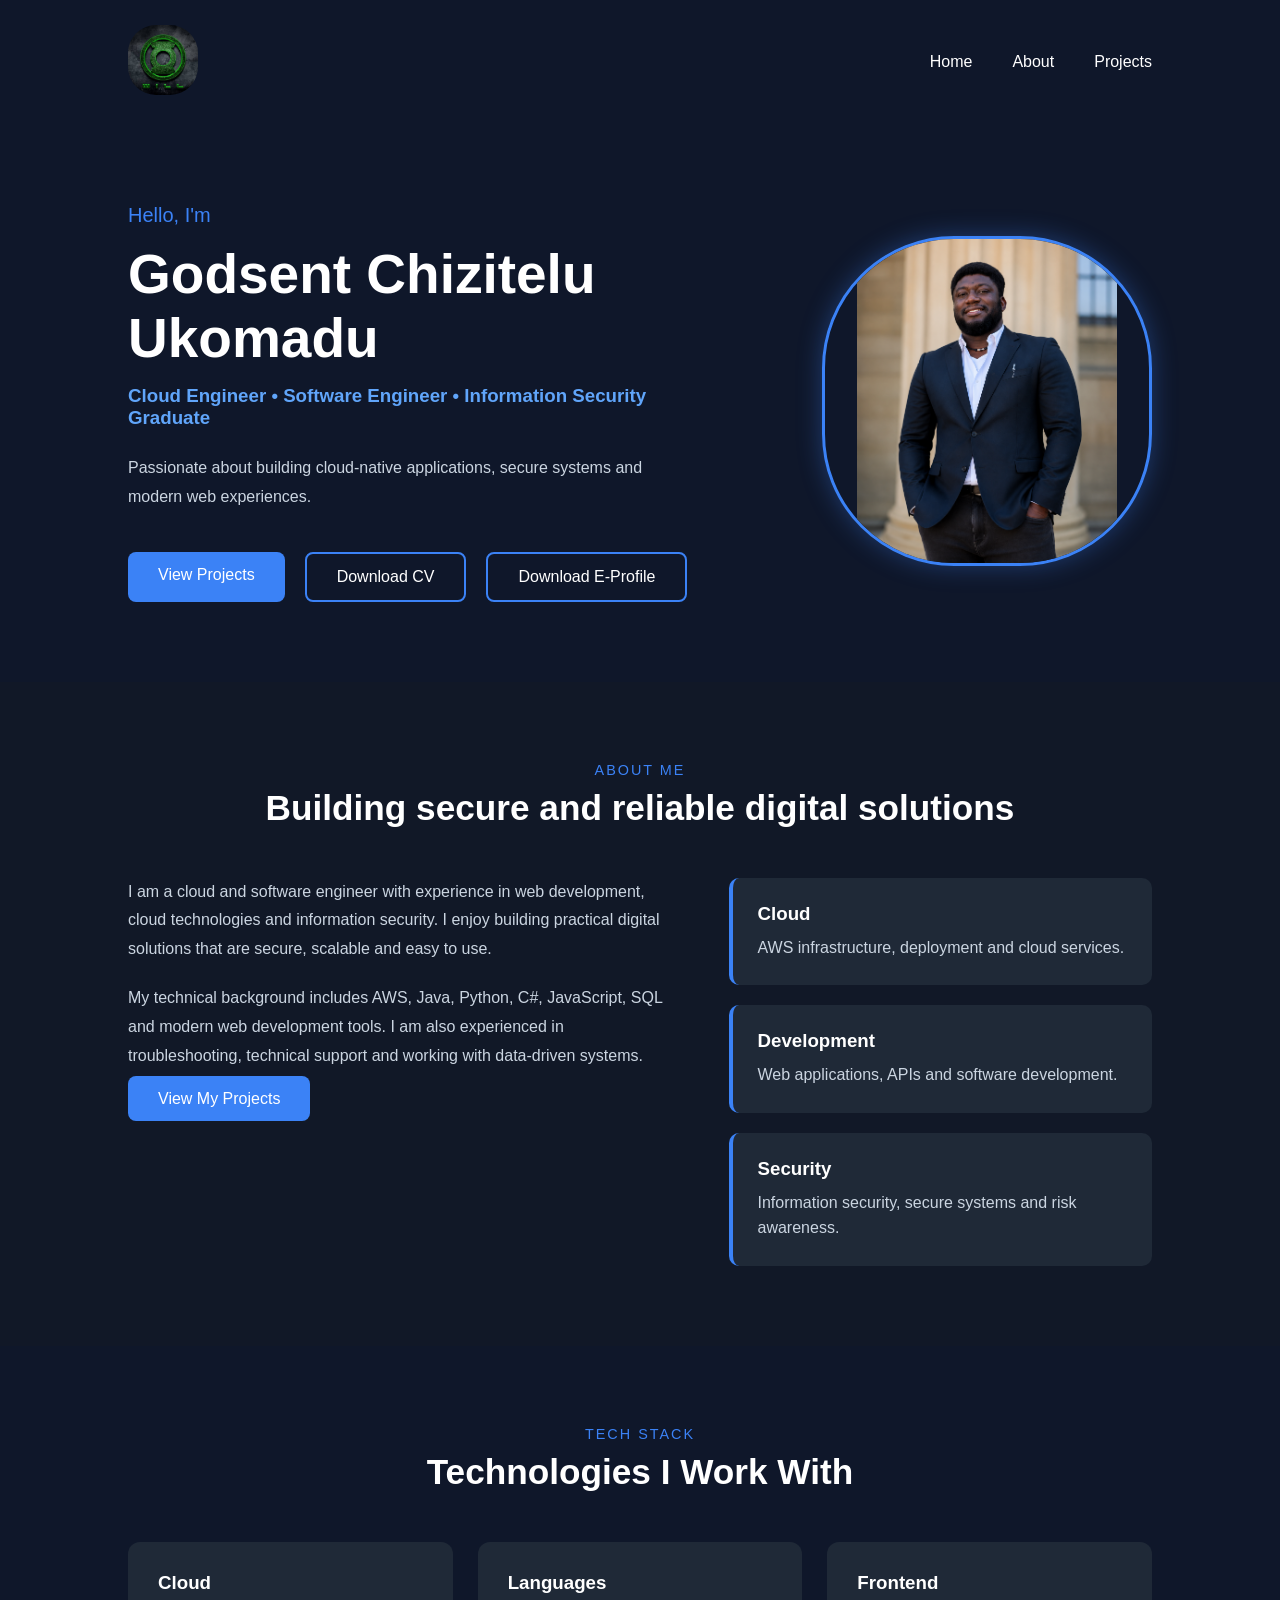
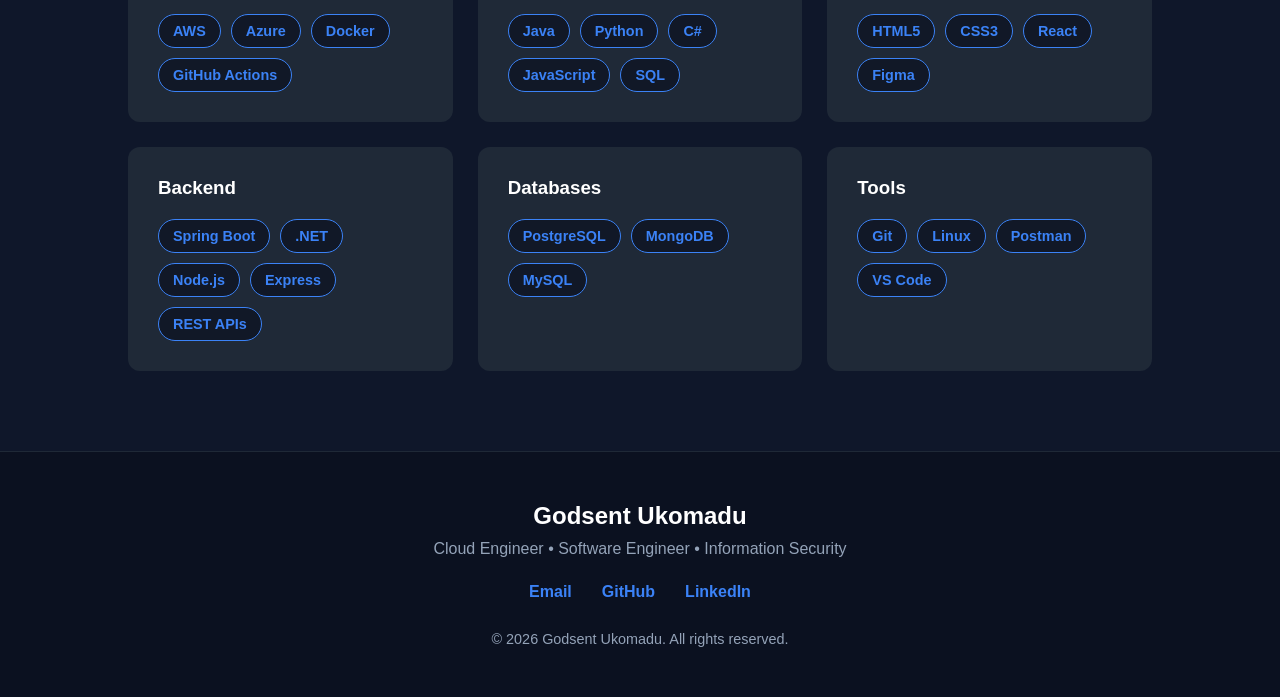
<file: index.html>
<!DOCTYPE html>
<html lang="en">
<head>
    <meta charset="UTF-8">
    <meta name="viewport" content="width=device-width, initial-scale=1.0">
    <title>Godsent Ukomadu | Portfolio</title>

    <link rel="stylesheet" href="css/style.css">
</head>

<body>

    <header>

        <nav class="navbar">

            <div class="log">

            <img src="images/will.jpg"
                 alt="GS" class="profile-image">

            </div>


                <ul class="nav-links">
                    <li><a href="index.html">Home</a></li>
                    <li><a href=about.html>About</a></li>
                    <li><a href="projects.html">Projects</a></li>
                </ul>

        </nav>

    </header>



    <section class="hero">

        <div class="hero-text">

            <p class="intro">
                Hello, I'm
            </p>

            <h1>
                Godsent Chizitelu Ukomadu
            </h1>

            <h3>
                Cloud Engineer • Software Engineer • Information Security Graduate
            </h3>

            <p class="description">

                Passionate about building cloud-native applications,
                secure systems and modern web experiences.

            </p>

            <div class="buttons">

                <a href="projects.html" class="btn-primary">
                    View Projects
                </a>

                <a
                    href="cv/Godsent_Ukomadu--CV.pdf"
                        download
                        class="btn-secondary">

                        Download CV

                </a>

                <a
                    href="images/e-profile.png"
                        download
                        class="btn-secondary">

                        Download E-Profile

                </a>

            </div>

        </div>



       <div class="hero-image">

            <img src="images/Godsent.png"
                 alt="GS" class="profile-image">

        </div>

    </section>

    <section class="about" id="about">
    <div class="container about-container">
        <div class="section-heading">
            <p class="section-label">About Me</p>
            <h2>Building secure and reliable digital solutions</h2>
        </div>

        <div class="about-content">
            <div class="about-text">
                <p>
                    I am a cloud and software engineer with experience in
                    web development, cloud technologies and information security.
                    I enjoy building practical digital solutions that are secure,
                    scalable and easy to use.
                </p>

                <p>
                    My technical background includes AWS, Java, Python, C#,
                    JavaScript, SQL and modern web development tools. I am also
                    experienced in troubleshooting, technical support and working
                    with data-driven systems.
                </p>

                <a href="projects.html" class="btn btn-primary">
                    View My Projects
                </a>
            </div>

            <div class="about-details">
                <div class="detail-card">
                    <h3>Cloud</h3>
                    <p>AWS infrastructure, deployment and cloud services.</p>
                </div>

                <div class="detail-card">
                    <h3>Development</h3>
                    <p>Web applications, APIs and software development.</p>
                </div>

                <div class="detail-card">
                    <h3>Security</h3>
                    <p>Information security, secure systems and risk awareness.</p>
                </div>
            </div>
        </div>
    </div>
</section>

<section class="skills" id="skills">
    <div class="container">

        <div class="section-heading">
            <p class="section-label">Tech Stack</p>
            <h2>Technologies I Work With</h2>
        </div>

        <div class="skills-grid">

            <div class="skill-card">
                <h3>Cloud</h3>
                <div class="tags">
                    <span>AWS</span>
                    <span>Azure</span>
                    <span>Docker</span>
                    <span>GitHub Actions</span>
                </div>
            </div>

            <div class="skill-card">
                <h3>Languages</h3>
                <div class="tags">
                    <span>Java</span>
                    <span>Python</span>
                    <span>C#</span>
                    <span>JavaScript</span>
                    <span>SQL</span>
                </div>
            </div>

            <div class="skill-card">
                <h3>Frontend</h3>
                <div class="tags">
                    <span>HTML5</span>
                    <span>CSS3</span>
                    <span>React</span>
                    <span>Figma</span>
                </div>
            </div>

            <div class="skill-card">
                <h3>Backend</h3>
                <div class="tags">
                    <span>Spring Boot</span>
                    <span>.NET</span>
                    <span>Node.js</span>
                    <span>Express</span>
                    <span>REST APIs</span>
                </div>
            </div>

            <div class="skill-card">
                <h3>Databases</h3>
                <div class="tags">
                    <span>PostgreSQL</span>
                    <span>MongoDB</span>
                    <span>MySQL</span>
                </div>
            </div>

            <div class="skill-card">
                <h3>Tools</h3>
                <div class="tags">
                    <span>Git</span>
                    <span>Linux</span>
                    <span>Postman</span>
                    <span>VS Code</span>
                </div>
            </div>

        </div>
    </div>
</section>

<footer class="footer">
    <div class="container footer-container">

        <h2>Godsent Ukomadu</h2>
        <p>Cloud Engineer • Software Engineer • Information Security</p>

        <div class="footer-links">
            <a href="bobogodsent@gmail.com">Email</a>
            <a href="https://github.com/sent-chizzy" target="_blank">GitHub</a>
            <a href="https://linkedin.com/in/godsentukomadu" target="_blank">LinkedIn</a>
        </div>

        <p class="copyright">
            © 2026 Godsent Ukomadu. All rights reserved.
        </p>

    </div>
</footer>

</body>

</html>
</file>
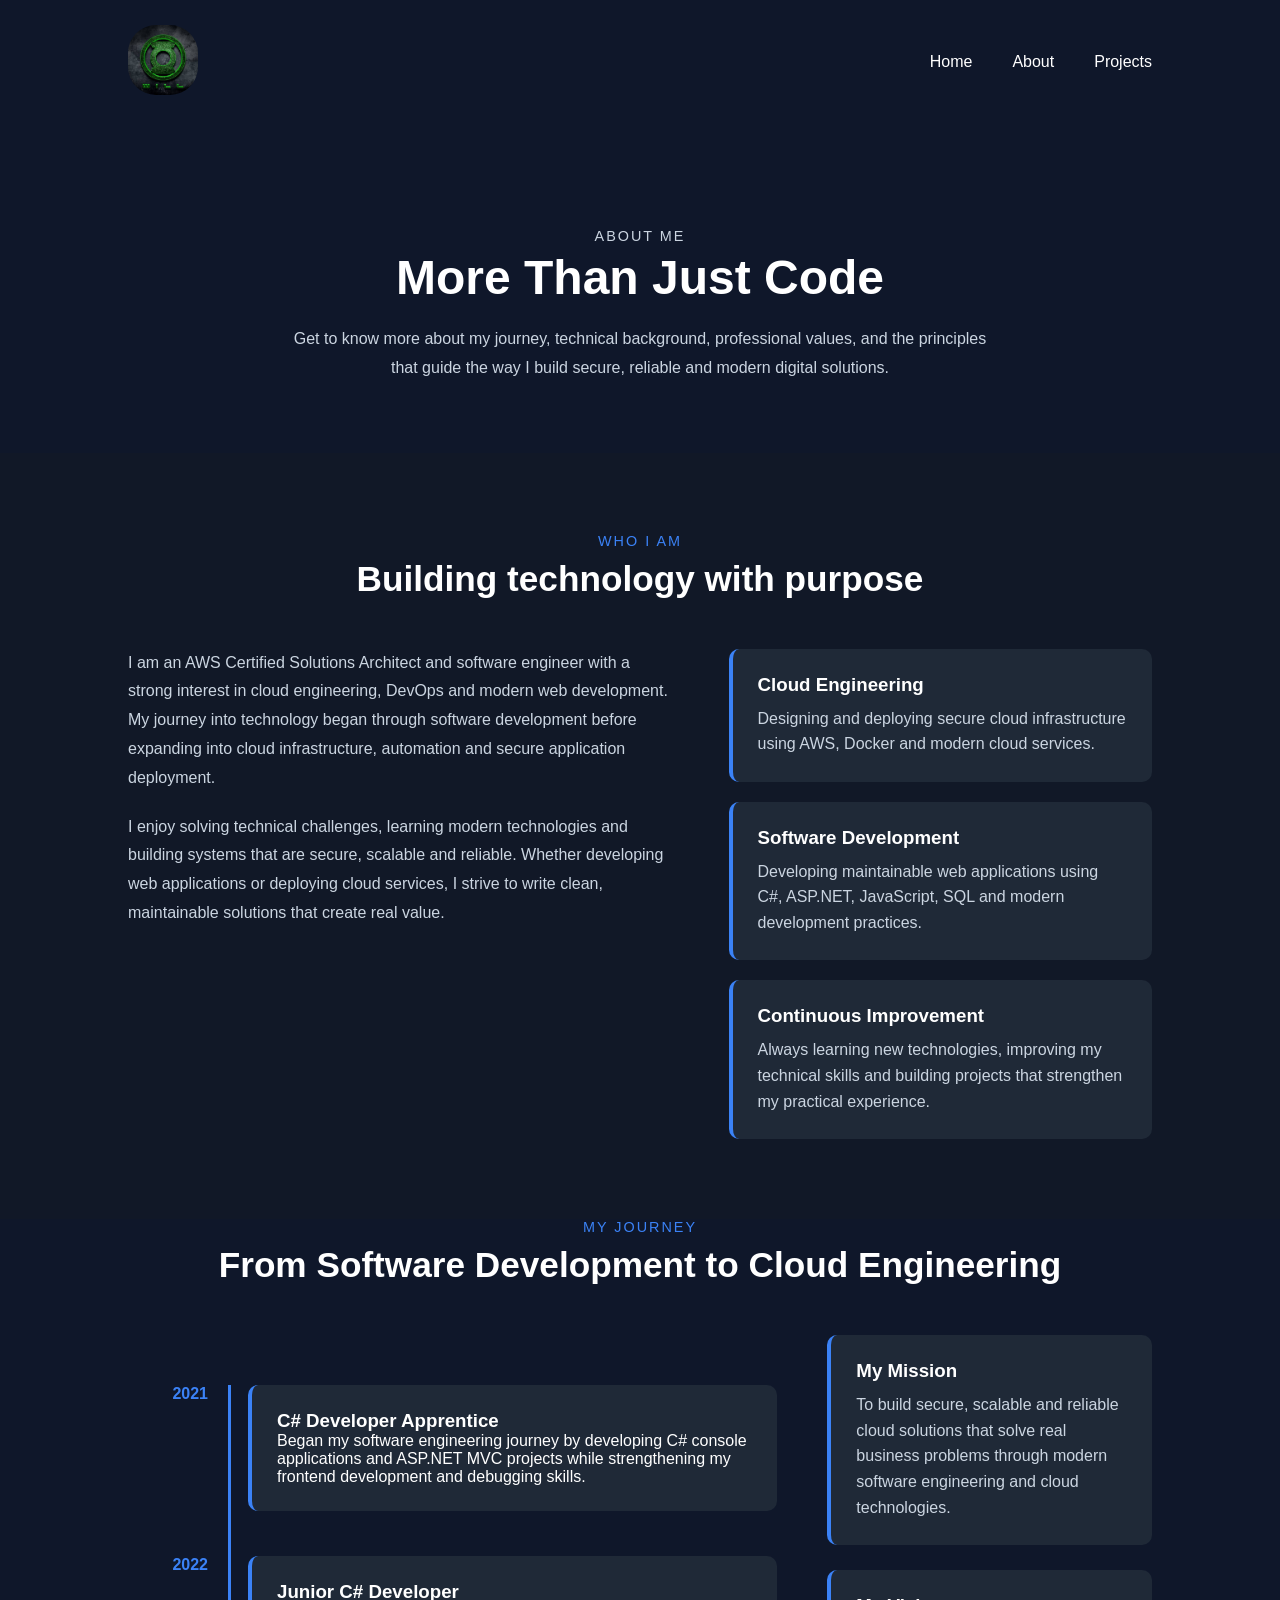
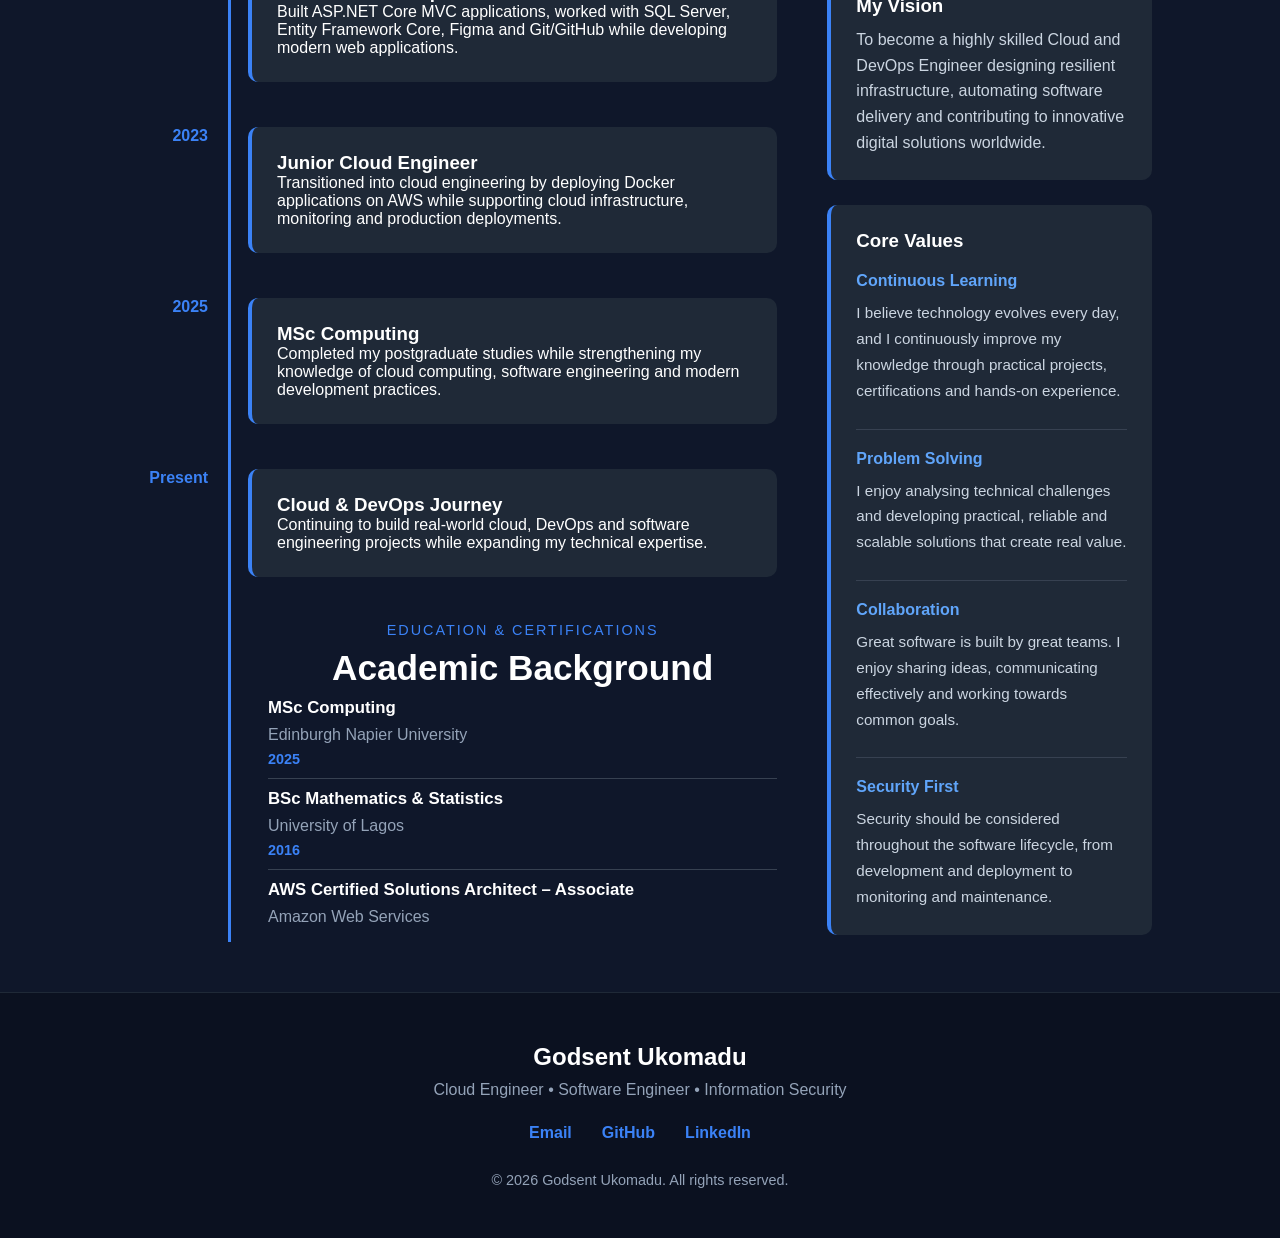
<file: about.html>
<!DOCTYPE html>
<html lang="en">
<head>
    <meta charset="UTF-8">
    <meta name="viewport" content="width=device-width, initial-scale=1.0">
    <title>About | Godsent Ukomadu</title>

    <link rel="stylesheet" href="css/style.css">
</head>

<body>

<header class="navbar">

    <div class="log">

        <img src="images/will.jpg"
             alt="GS">

    </div>

    <nav>

        <ul class="nav-links">

            <li><a href="index.html">Home</a></li>

            <li><a href="about.html" class="active">About</a></li>

            <li><a href="projects.html">Projects</a></li>

        </ul>

    </nav>

</header>


<!-- =========================
        PAGE HERO
========================== -->

<section class="page-hero">

    <div class="container">

        <p class="section-label">
            About Me
        </p>

        <h1>
            More Than Just Code
        </h1>

        <p>

            Get to know more about my journey,
            technical background, professional values,
            and the principles that guide the way I
            build secure, reliable and modern digital
            solutions.

        </p>

    </div>

</section>


<!-- =========================
        WHO I AM
========================== -->

<section class="about">

    <div class="about-container">

        <div class="section-heading">

            <p class="section-label">
                Who I Am
            </p>

            <h2>
                Building technology with purpose
            </h2>

        </div>

        <div class="about-content">

            <div class="about-text">

                <p>

                    I am an AWS Certified Solutions Architect and software engineer
                    with a strong interest in cloud engineering, DevOps and modern
                    web development. My journey into technology began through
                    software development before expanding into cloud infrastructure,
                    automation and secure application deployment.

                </p>

                <p>

                    I enjoy solving technical challenges, learning modern
                    technologies and building systems that are secure, scalable
                    and reliable. Whether developing web applications or deploying
                    cloud services, I strive to write clean, maintainable solutions
                    that create real value.

                </p>

            </div>

            <div class="about-details">

                <div class="detail-card">

                    <h3>
                        Cloud Engineering
                    </h3>

                    <p>

                        Designing and deploying secure cloud infrastructure using AWS,
                        Docker and modern cloud services.

                    </p>

                </div>

                <div class="detail-card">

                    <h3>
                        Software Development
                    </h3>

                    <p>

                        Developing maintainable web applications using C#, ASP.NET,
                        JavaScript, SQL and modern development practices.

                    </p>

                </div>

                <div class="detail-card">

                    <h3>
                        Continuous Improvement
                    </h3>

                    <p>

                        Always learning new technologies, improving my technical
                        skills and building projects that strengthen my practical
                        experience.

                    </p>

                </div>

            </div>

        </div>

    </div>

</section>

<!-- =========================
        MY JOURNEY
========================== -->

<div class="section-heading">

            <p class="section-label">
                        My Journey
            </p>

            <h2>
                        From Software Development to Cloud Engineering
            </h2>

        </div>

<section class="journey-section">

    <div class="about-container">

        <div class="journey-grid">

            <!-- LEFT COLUMN -->

            <div class="journey-column">

    <div class="timeline">

        <div class="timeline-item">

            <div class="timeline-year">
                2021
            </div>

            <div class="timeline-content">

                <h3>C# Developer Apprentice</h3>

                <p>
                    Began my software engineering journey by developing C#
                    console applications and ASP.NET MVC projects while
                    strengthening my frontend development and debugging skills.
                </p>

            </div>

        </div>


        <div class="timeline-item">

            <div class="timeline-year">
                2022
            </div>

            <div class="timeline-content">

                <h3>Junior C# Developer</h3>

                <p>
                    Built ASP.NET Core MVC applications, worked with SQL Server,
                    Entity Framework Core, Figma and Git/GitHub while developing
                    modern web applications.
                </p>

            </div>

        </div>


        <div class="timeline-item">

            <div class="timeline-year">
                2023
            </div>

            <div class="timeline-content">

                <h3>Junior Cloud Engineer</h3>

                <p>
                    Transitioned into cloud engineering by deploying Docker
                    applications on AWS while supporting cloud infrastructure,
                    monitoring and production deployments.
                </p>

            </div>

        </div>


        <div class="timeline-item">

            <div class="timeline-year">
                2025
            </div>

            <div class="timeline-content">

                <h3>MSc Computing</h3>

                <p>
                    Completed my postgraduate studies while strengthening my
                    knowledge of cloud computing, software engineering and
                    modern development practices.
                </p>

            </div>

        </div>


        <div class="timeline-item">

            <div class="timeline-year">
                Present
            </div>

            <div class="timeline-content">

                <h3>Cloud & DevOps Journey</h3>

                <p>
                    Continuing to build real-world cloud, DevOps and software
                    engineering projects while expanding my technical expertise.
                </p>

            </div>

        </div>

        <div class="education-mini">

    <div class="section-heading">

        <p class="section-label">
            Education & Certifications
        </p>

        <h2>
            Academic Background
        </h2>

    </div>

    <div class="education-list">

        <div class="education-item">

            <h3>MSc Computing</h3>

            <p>Edinburgh Napier University</p>

            <span>2025</span>

        </div>

        <div class="education-item">

            <h3>BSc Mathematics & Statistics</h3>

            <p>University of Lagos</p>

            <span>2016</span>

        </div>

        <div class="education-item">

            <h3>AWS Certified Solutions Architect – Associate</h3>

            <p>Amazon Web Services</p>

        </div>

    </div>

</div>

    </div>


    <!-- =========================
         EDUCATION
    ========================== -->

    <!-- =========================
     EDUCATION & CERTIFICATIONS
========================== -->



</div>


            <!-- RIGHT COLUMN -->

            <div class="journey-sidebar">

                <!-- Mission Card -->

                <div class="detail-card">

                    <h3>My Mission</h3>

                    <p>
                        To build secure, scalable and reliable cloud solutions
                        that solve real business problems through modern
                        software engineering and cloud technologies.
                    </p>

                </div>

                <!-- Vision Card -->

                <div class="detail-card">

                    <h3>My Vision</h3>

                    <p>
                        To become a highly skilled Cloud and DevOps Engineer
                        designing resilient infrastructure, automating software
                        delivery and contributing to innovative digital
                        solutions worldwide.
                    </p>

                </div>

                <!-- Core Attributes -->

                <!-- =========================
        CORE VALUES
========================== -->

<div class="detail-card">

    <h3>Core Values</h3>

    <div class="value-item">

        <h4>Continuous Learning</h4>

        <p>
            I believe technology evolves every day, and I continuously improve
            my knowledge through practical projects, certifications and
            hands-on experience.
        </p>

    </div>

    <div class="value-item">

        <h4>Problem Solving</h4>

        <p>
            I enjoy analysing technical challenges and developing practical,
            reliable and scalable solutions that create real value.
        </p>

    </div>

    <div class="value-item">

        <h4>Collaboration</h4>

        <p>
            Great software is built by great teams. I enjoy sharing ideas,
            communicating effectively and working towards common goals.
        </p>

    </div>

    <div class="value-item">

        <h4>Security First</h4>

        <p>
            Security should be considered throughout the software lifecycle,
            from development and deployment to monitoring and maintenance.
        </p>

    </div>

</div>

            </div>

        </div>

    </div>

</section>

<footer class="footer">
    <div class="container footer-container">

        <h2>Godsent Ukomadu</h2>
        <p>Cloud Engineer • Software Engineer • Information Security</p>

        <div class="footer-links">
            <a href="bobogodsent@gmail.com">Email</a>
            <a href="https://github.com/sent-chizzy" target="_blank">GitHub</a>
            <a href="https://linkedin.com/in/godsentukomadu" target="_blank">LinkedIn</a>
        </div>

        <p class="copyright">
            © 2026 Godsent Ukomadu. All rights reserved.
        </p>

    </div>
</footer>


</body>
</html>
</file>
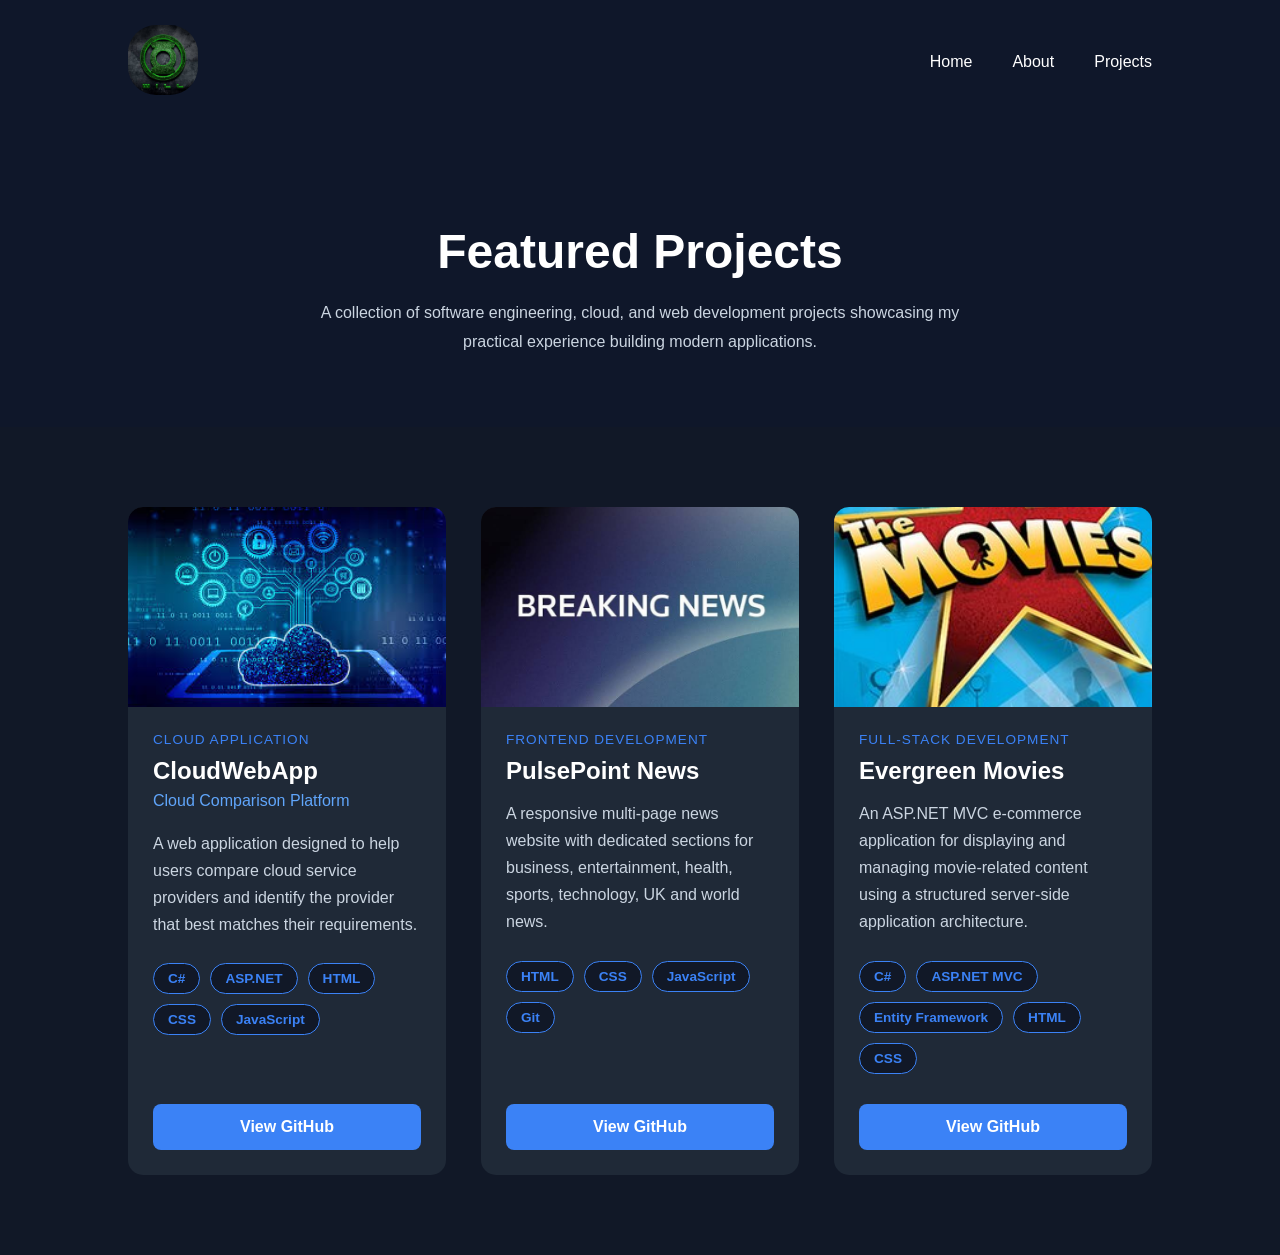
<file: projects.html>
<!DOCTYPE html>
<html lang="en">
<head>
    <meta charset="UTF-8">
    <meta name="viewport" content="width=device-width, initial-scale=1.0">
    <title>Projects | Godsent Ukomadu</title>

    <link rel="stylesheet" href="css/style.css">
</head>

<body>

    <header>

        <nav class="navbar">

            <div class="log">

            <img src="images/will.jpg"
                 alt="GS" class="profile-image">

            </div>


                <ul class="nav-links">
                    <li><a href="index.html">Home</a></li>
                    <li><a href=about.html>About</a></li>
                    <li><a href="projects.html">Projects</a></li>
                </ul>

        </nav>

    </header>

    <!-- Page Hero -->

    <section class="page-hero">

        <div class="container">

            <h1>Featured Projects</h1>

            <p>
                A collection of software engineering, cloud, and web development
                projects showcasing my practical experience building modern
                applications.
            </p>

        </div>

    </section>


    <!-- Projects will go here -->

    <!-- Featured Projects -->

<section class="projects-section">
    <div class="container">

        <div class="projects-grid">

            <!-- CloudWebApp -->

            <article class="project-card">

                <div class="project-image">
                    <img
                        src="images/cloud.jpg"
                        alt="CloudWebApp project screenshot">
                </div>

                <div class="project-content">

                    <p class="project-category">Cloud Application</p>

                    <h2>CloudWebApp</h2>

                    <h4>
                        Cloud Comparison Platform
                    </h4>
                    
                    <p class="project-description">
                        A web application designed to help users compare cloud
                        service providers and identify the provider that best
                        matches their requirements.
                    </p>

                    <div class="project-stack">
                        <span>C#</span>
                        <span>ASP.NET</span>
                        <span>HTML</span>
                        <span>CSS</span>
                        <span>JavaScript</span>
                    </div>

                    <div class="project-links">
                        <a
                            href="https://github.com/Sent-Chizzy/CloudWebApp"
                            target="_blank"
                            rel="noopener noreferrer"
                            class="project-button">
                            View GitHub
                        </a>
                    </div>

                </div>

            </article>


            <!-- PulsePoint News -->

            <article class="project-card">

                <div class="project-image">
                    <img
                        src="images/news.jpg"
                        alt="PulsePoint News project screenshot">
                </div>

                <div class="project-content">

                    <p class="project-category">Frontend Development</p>

                    <h2>PulsePoint News</h2>

                    <p class="project-description">
                        A responsive multi-page news website with dedicated
                        sections for business, entertainment, health, sports,
                        technology, UK and world news.
                    </p>

                    <div class="project-stack">
                        <span>HTML</span>
                        <span>CSS</span>
                        <span>JavaScript</span>
                        <span>Git</span>
                    </div>

                    <div class="project-links">
                        <a
                            href="https://github.com/Sent-Chizzy/PulsePoint-News"
                            target="_blank"
                            rel="noopener noreferrer"
                            class="project-button">
                            View GitHub
                        </a>
                    </div>

                </div>

            </article>


            <!-- Evergreen Movies -->

            <article class="project-card">

                <div class="project-image">
                    <img
                        src="images/movies.jpg"
                        alt="Evergreen Movies application screenshot">
                </div>

                <div class="project-content">

                    <p class="project-category">Full-Stack Development</p>

                    <h2>Evergreen Movies</h2>

                    <p class="project-description">
                        An ASP.NET MVC e-commerce application for displaying
                        and managing movie-related content using a structured
                        server-side application architecture.
                    </p>

                    <div class="project-stack">
                        <span>C#</span>
                        <span>ASP.NET MVC</span>
                        <span>Entity Framework</span>
                        <span>HTML</span>
                        <span>CSS</span>
                    </div>

                    <div class="project-links">
                        <a
                            href="https://github.com/Sent-Chizzy/evergreenmovies-ecommerce-aspnet-mvc-application"
                            target="_blank"
                            rel="noopener noreferrer"
                            class="project-button">
                            View GitHub
                        </a>
                    </div>

                </div>

            </article>

        </div>

    </div>
</section>


</body>
</html>
</file>
<file: css/style.css>
/* --------------------
   RESET
--------------------- */

*{
    margin:0;
    padding:0;
    box-sizing:border-box;
}


/* --------------------
   VARIABLES
--------------------- */

:root{

    --background:#0f172a;
    --card:#1e293b;
    --primary:#3b82f6;
    --secondary:#60a5fa;
    --text:#ffffff;
    --paragraph:#cbd5e1;

}


/* --------------------
   BODY
--------------------- */

body{

    background:var(--background);

    color:var(--text);

    font-family:Arial, Helvetica, sans-serif;

}


/* --------------------
   NAVBAR
--------------------- */

.navbar{

    display:flex;

    justify-content:space-between;

    align-items:center;

    padding:25px 10%;

}

.logo{

    color:var(--primary);

    font-size:30px;

}

.nav-links{

    display:flex;

    gap:40px;

    list-style:none;

}

.nav-links a{

    color:white;

    text-decoration:none;

    transition:.3s;

}

.nav-links a:hover{

    color:var(--primary);

}


/* --------------------
   HERO
--------------------- */

.hero{

    display:flex;

    justify-content:space-between;

    align-items:center;

    padding:80px 10%;

}

.hero-text{

    width:55%;

}

.intro{

    color:var(--primary);

    font-size:20px;

    margin-bottom:15px;

}

.hero h1{

    font-size:55px;

    margin-bottom:15px;

}

.hero h3{

    color:var(--secondary);

    margin-bottom:25px;

}

.description{

    color:var(--paragraph);

    line-height:1.8;

    margin-bottom:40px;

}


/* --------------------
   BUTTONS
--------------------- */

.buttons{

    display:flex;

    gap:20px;

}

.btn-primary,
.btn-secondary{

    text-decoration:none;

    padding:14px 30px;

    border-radius:8px;

    transition:.3s;

}

.btn-primary{

    background:var(--primary);

    color:white;

}

.btn-primary:hover{

    background:#2563eb;

}

.btn-secondary{

    border:2px solid var(--primary);

    color:white;

}

.btn-secondary:hover{

    background:var(--primary);

}


/* --------------------
   PROFILE
--------------------- */

.profile-image{

    width:330px;

    height:330px;

    border-radius:40%;

    object-fit:contain;

    border:3px solid var(--primary);

    box-shadow:0 0 25px rgba(59,130,246,.35);

}

.log img{

    width:70px;

    height:70px;

    border-radius:40%;

    object-fit:cover;

    border:0px solid var(--primary);

    box-shadow:0 0 0 0;

}

/* --------------------
   HIGHLIGHTS
--------------------- */

.highlights{

    margin-top:35px;

    display:flex;

    flex-wrap:wrap;

    gap:20px;

}

.highlights span{

    background:var(--card);

    color:var(--paragraph);

    padding:12px 18px;

    border-radius:8px;

    border-left:4px solid var(--primary);

    font-size:15px;

}

/* =========================
   ABOUT SECTION
========================= */

.about {
    padding: 80px 10%;
    background: #111827;
}

.about-container {
    max-width: 1200px;
    margin: 0 auto;
}

.section-heading {
    text-align: center;
    margin-bottom: 50px;
}

.section-label {
    color: #3b82f6;
    text-transform: uppercase;
    font-size: 0.9rem;
    letter-spacing: 2px;
    margin-bottom: 10px;
}

.section-heading h2 {
    font-size: 2.2rem;
    color: #ffffff;
}

.about-content {
    display: grid;
    grid-template-columns: 1.3fr 1fr;
    gap: 50px;
    align-items: start;
}

.about-text p {
    color: #cbd5e1;
    line-height: 1.8;
    margin-bottom: 20px;
    font-size: 1rem;
}

.about-details {
    display: flex;
    flex-direction: column;
    gap: 20px;
}

.detail-card {
    background: #1f2937;
    padding: 25px;
    border-left: 4px solid #3b82f6;
    border-radius: 10px;
    transition: transform 0.3s ease;
}

.detail-card:hover {
    transform: translateY(-5px);
}

.detail-card h3 {
    color: #ffffff;
    margin-bottom: 10px;
}

.detail-card p {
    color: #cbd5e1;
    line-height: 1.6;
}

/* Responsive */

@media (max-width: 768px) {

    .about-content {
        grid-template-columns: 1fr;
    }

    .section-heading h2 {
        font-size: 1.8rem;
    }

}

/* =========================
   FOOTER
========================= */

.footer {
    background: #0b1120;
    padding: 50px 10%;
    text-align: center;
    border-top: 1px solid #1f2937;
}

.footer h2 {
    color: #ffffff;
    margin-bottom: 10px;
}

.footer p {
    color: #94a3b8;
}

.footer-links {
    margin: 25px 0;
    display: flex;
    justify-content: center;
    gap: 30px;
    flex-wrap: wrap;
}

.footer-links a {
    color: #3b82f6;
    text-decoration: none;
    font-weight: 600;
    transition: color 0.3s ease;
}

.footer-links a:hover {
    color: #60a5fa;
}

.copyright {
    margin-top: 30px;
    font-size: 0.9rem;
    color: #64748b;
}

/* =========================
   TECH STACK
========================= */

.skills {
    padding: 80px 10%;
    background: #0f172a;
}

.skills-grid {
    display: grid;
    grid-template-columns: repeat(auto-fit, minmax(280px, 1fr));
    gap: 25px;
    margin-top: 50px;
}

.skill-card {
    background: #1f2937;
    padding: 30px;
    border-radius: 12px;
    transition: all .3s ease;
}

.skill-card:hover {
    transform: translateY(-6px);
    border: 1px solid #3b82f6;
}

.skill-card h3 {
    color: #fff;
    margin-bottom: 20px;
}

.tags {
    display: flex;
    flex-wrap: wrap;
    gap: 10px;
}

.tags span {
    background: #111827;
    color: #3b82f6;
    border: 1px solid #3b82f6;
    padding: 8px 14px;
    border-radius: 50px;
    font-size: .9rem;
    font-weight: 600;
}

/* =========================
   PAGE HERO
========================= */

.page-hero {
    padding: 100px 10% 70px;
    text-align: center;
    background: #0f172a;
}

.page-hero h1 {
    color: #ffffff;
    font-size: 3rem;
    margin-bottom: 20px;
}

.page-hero p {
    max-width: 700px;
    margin: 0 auto;
    color: #cbd5e1;
    line-height: 1.8;
}


/* =========================
   PROJECTS
========================= */

.projects-section {
    padding: 80px 10%;
    background: #111827;
}

.projects-grid {
    display: grid;
    grid-template-columns: repeat(3, 1fr);
    gap: 35px;
}

.project-card {
    background: #1f2937;
    border-radius: 15px;
    overflow: hidden;
    transition: all .3s ease;
    display: flex;
    flex-direction: column;
}

.project-card:hover {
    transform: translateY(-8px);
    box-shadow: 0 15px 35px rgba(0,0,0,.35);
}

.project-image {
    height: 200px;
    overflow: hidden;
}

.project-image img {
    width: 100%;
    height: 100%;
    object-fit:cover;
    transition: transform .4s ease;
}

.project-card:hover img {
    transform: scale(1.05);
}

.project-content {
    padding: 25px;
    display: flex;
    flex-direction: column;
    flex: 1;
}

.project-category {
    color: #3b82f6;
    font-size: .85rem;
    text-transform: uppercase;
    letter-spacing: 1px;
    margin-bottom: 10px;
}

.project-content h2 {
    color: white;
    margin-bottom: 15px;
}

.project-description {
    color: #cbd5e1;
    line-height: 1.7;
    margin-bottom: 25px;
}


/* =========================
   STACK TAGS
========================= */

.project-stack {
    display: flex;
    flex-wrap: wrap;
    gap: 10px;
    margin-bottom: 30px;
}

.project-stack span {
    background: #111827;
    color: #3b82f6;
    border: 1px solid #3b82f6;
    padding: 7px 14px;
    border-radius: 30px;
    font-size: .85rem;
    font-weight: 600;
}


/* =========================
   BUTTONS
========================= */

.project-links {
    margin-top: auto;
}

.project-button {
    display: inline-block;
    width: 100%;
    text-align: center;
    background: #3b82f6;
    color: white;
    padding: 14px;
    border-radius: 8px;
    text-decoration: none;
    font-weight: 600;
    transition: .3s;
}

.project-button:hover {
    background: #2563eb;
}


/* =========================
   RESPONSIVE
========================= */

@media (max-width: 1100px) {

    .projects-grid {
        grid-template-columns: repeat(2,1fr);
    }

}

@media (max-width:768px) {

    .projects-grid {
        grid-template-columns: 1fr;
    }

    .page-hero h1 {
        font-size: 2.2rem;
    }

}

.project-content h4{

    color:#60a5fa;

    font-weight:500;

    margin-top:-8px;

    margin-bottom:20px;

}

/* =========================
   JOURNEY LAYOUT
========================= */

.journey-section{

    padding:0px 10%;
    background:#0f172a;
    padding-bottom: 50px;

}

.journey-grid{

    display:grid;

    grid-template-columns:2fr 1fr;

    gap:50px;

    align-items:start;

}

/* LEFT COLUMN */

.journey-column{

    width:100%;

}

/* RIGHT COLUMN */

.journey-sidebar{

    display:flex;

    flex-direction:column;

    gap:25px;

}

/* Timeline */

.timeline{

    margin-top:50px;

    position:relative;

}

.timeline::before{

    content:"";

    position:absolute;

    left:100px;

    top:0;

    bottom:0;

    width:3px;

    background:#3b82f6;

}

.timeline-item{

    display:flex;

    gap:40px;

    margin-bottom:45px;

}

.timeline-year{

    width:80px;

    color:#3b82f6;

    font-weight:bold;

    text-align:right;

}

.timeline-content{

    flex:1;

    background:#1f2937;

    padding:25px;

    border-left:4px solid #3b82f6;

    border-radius:10px;

    transition:.3s;

}

.timeline-content:hover{

    transform:translateY(-5px);

}

/* Core Attributes */

.attributes-list{

    list-style:none;

    margin-top:15px;

}

.attributes-list li{

    color:#cbd5e1;

    padding:10px 0;

    border-bottom:1px solid #374151;

}

.attributes-list li:last-child{

    border:none;

}

/* Mobile */

@media(max-width:900px){

.journey-grid{

    grid-template-columns:1fr;

}

}

/* =========================
   CORE VALUES
========================= */

.value-item{

    margin-top:25px;

    padding-top:20px;

    border-top:1px solid #374151;

}

.value-item:first-of-type{

    margin-top:20px;

    border-top:none;

    padding-top:0;

}

.value-item h4{

    color:#60a5fa;

    margin-bottom:10px;

    font-size:1rem;

}

.value-item p{

    color:#cbd5e1;

    line-height:1.7;

    font-size:.95rem;

}

/* =========================
   EDUCATION
========================= */

.education-mini{

    margin-top:5px;
    margin-left: 140px;

}

.education-list{

    margin-top:-50px;

}

.education-item{

    padding:10px 0;

    border-bottom:1px solid #374151;

}

.education-item:last-child{

    border-bottom:none;

}

.education-item h3{

    color:#ffffff;

    font-size:1.05rem;

    margin-bottom:8px;

}

.education-item p{

    color:#94a3b8;

    margin-bottom:6px;

}

.education-item span{

    color:#3b82f6;

    font-size:.9rem;

    font-weight:600;

}
</file>
